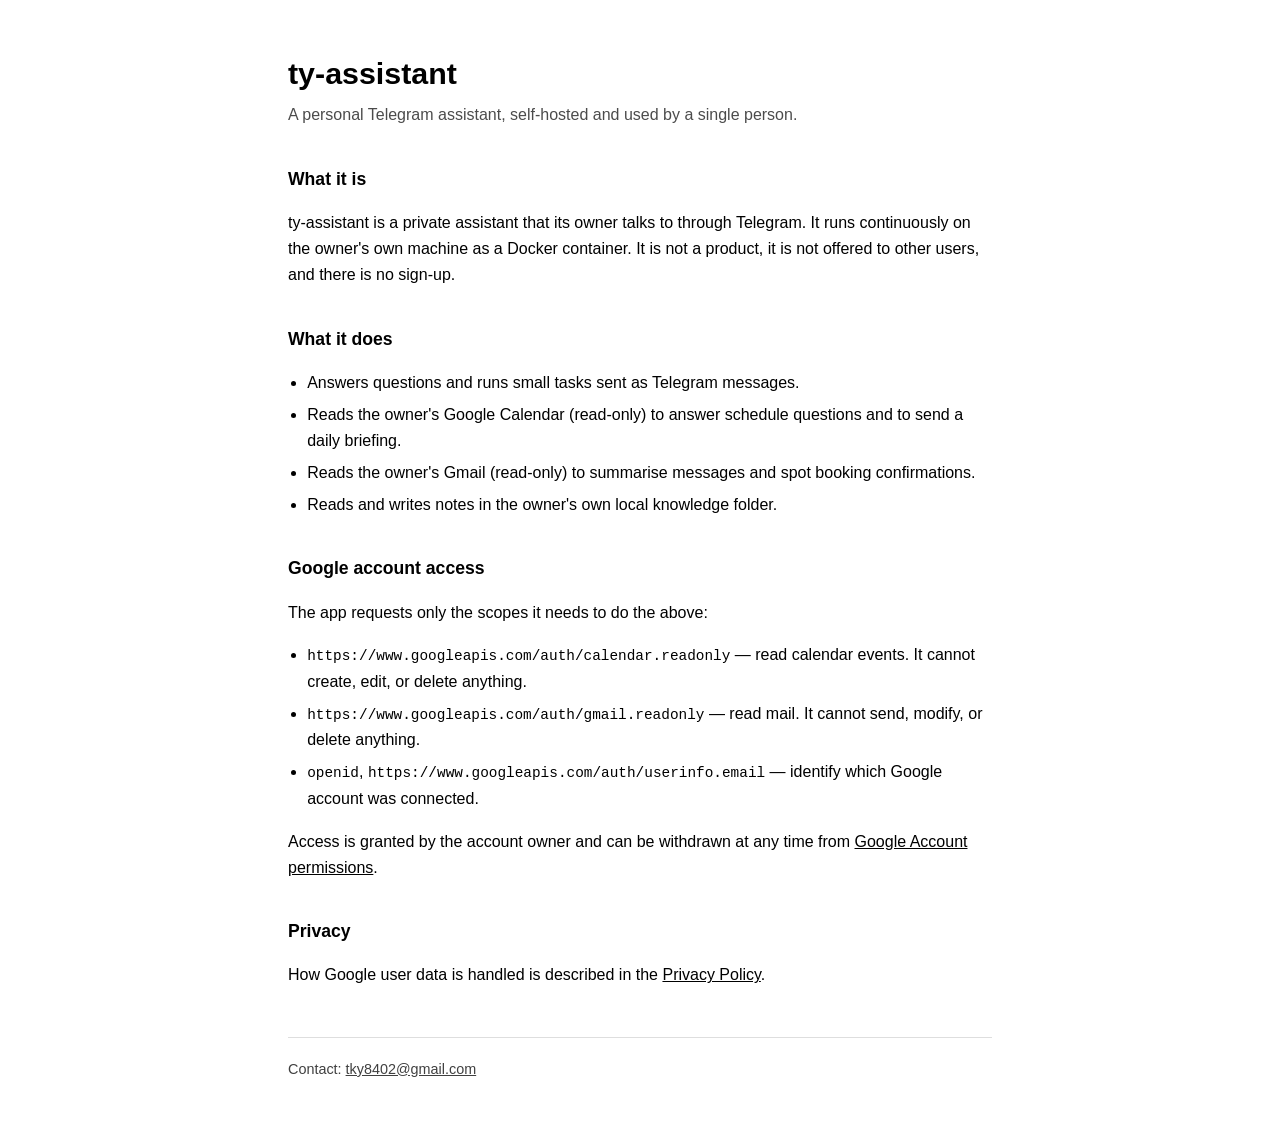
<file: index.html>
<!doctype html>
<html lang="en">
<head>
<meta charset="utf-8">
<meta name="viewport" content="width=device-width, initial-scale=1">
<title>ty-assistant</title>
<style>
  :root { color-scheme: light dark; }
  body {
    margin: 0 auto; padding: 3rem 1.25rem 4rem; max-width: 44rem;
    font: 16px/1.65 -apple-system, BlinkMacSystemFont, "Segoe UI", Roboto, sans-serif;
  }
  h1 { font-size: 1.9rem; margin: 0 0 .25rem; }
  h2 { font-size: 1.1rem; margin: 2.25rem 0 .6rem; }
  .sub { opacity: .7; margin: 0 0 2rem; }
  ul { padding-left: 1.2rem; }
  li { margin: .35rem 0; }
  code { font-family: ui-monospace, SFMono-Regular, Menlo, monospace; font-size: .9em; }
  footer { margin-top: 3rem; padding-top: 1.25rem; border-top: 1px solid rgba(128,128,128,.35); opacity: .75; font-size: .9rem; }
  a { color: inherit; }
</style>
</head>
<body>

<h1>ty-assistant</h1>
<p class="sub">A personal Telegram assistant, self-hosted and used by a single person.</p>

<h2>What it is</h2>
<p>
  ty-assistant is a private assistant that its owner talks to through Telegram. It runs
  continuously on the owner's own machine as a Docker container. It is not a product, it is
  not offered to other users, and there is no sign-up.
</p>

<h2>What it does</h2>
<ul>
  <li>Answers questions and runs small tasks sent as Telegram messages.</li>
  <li>Reads the owner's Google Calendar (read-only) to answer schedule questions and to send a daily briefing.</li>
  <li>Reads the owner's Gmail (read-only) to summarise messages and spot booking confirmations.</li>
  <li>Reads and writes notes in the owner's own local knowledge folder.</li>
</ul>

<h2>Google account access</h2>
<p>
  The app requests only the scopes it needs to do the above:
</p>
<ul>
  <li><code>https://www.googleapis.com/auth/calendar.readonly</code> — read calendar events. It cannot create, edit, or delete anything.</li>
  <li><code>https://www.googleapis.com/auth/gmail.readonly</code> — read mail. It cannot send, modify, or delete anything.</li>
  <li><code>openid</code>, <code>https://www.googleapis.com/auth/userinfo.email</code> — identify which Google account was connected.</li>
</ul>
<p>
  Access is granted by the account owner and can be withdrawn at any time from
  <a href="https://myaccount.google.com/permissions">Google Account permissions</a>.
</p>

<h2>Privacy</h2>
<p>
  How Google user data is handled is described in the <a href="./privacy.html">Privacy Policy</a>.
</p>

<footer>
  Contact: <a href="mailto:tky8402@gmail.com">tky8402@gmail.com</a>
</footer>

</body>
</html>
</file>
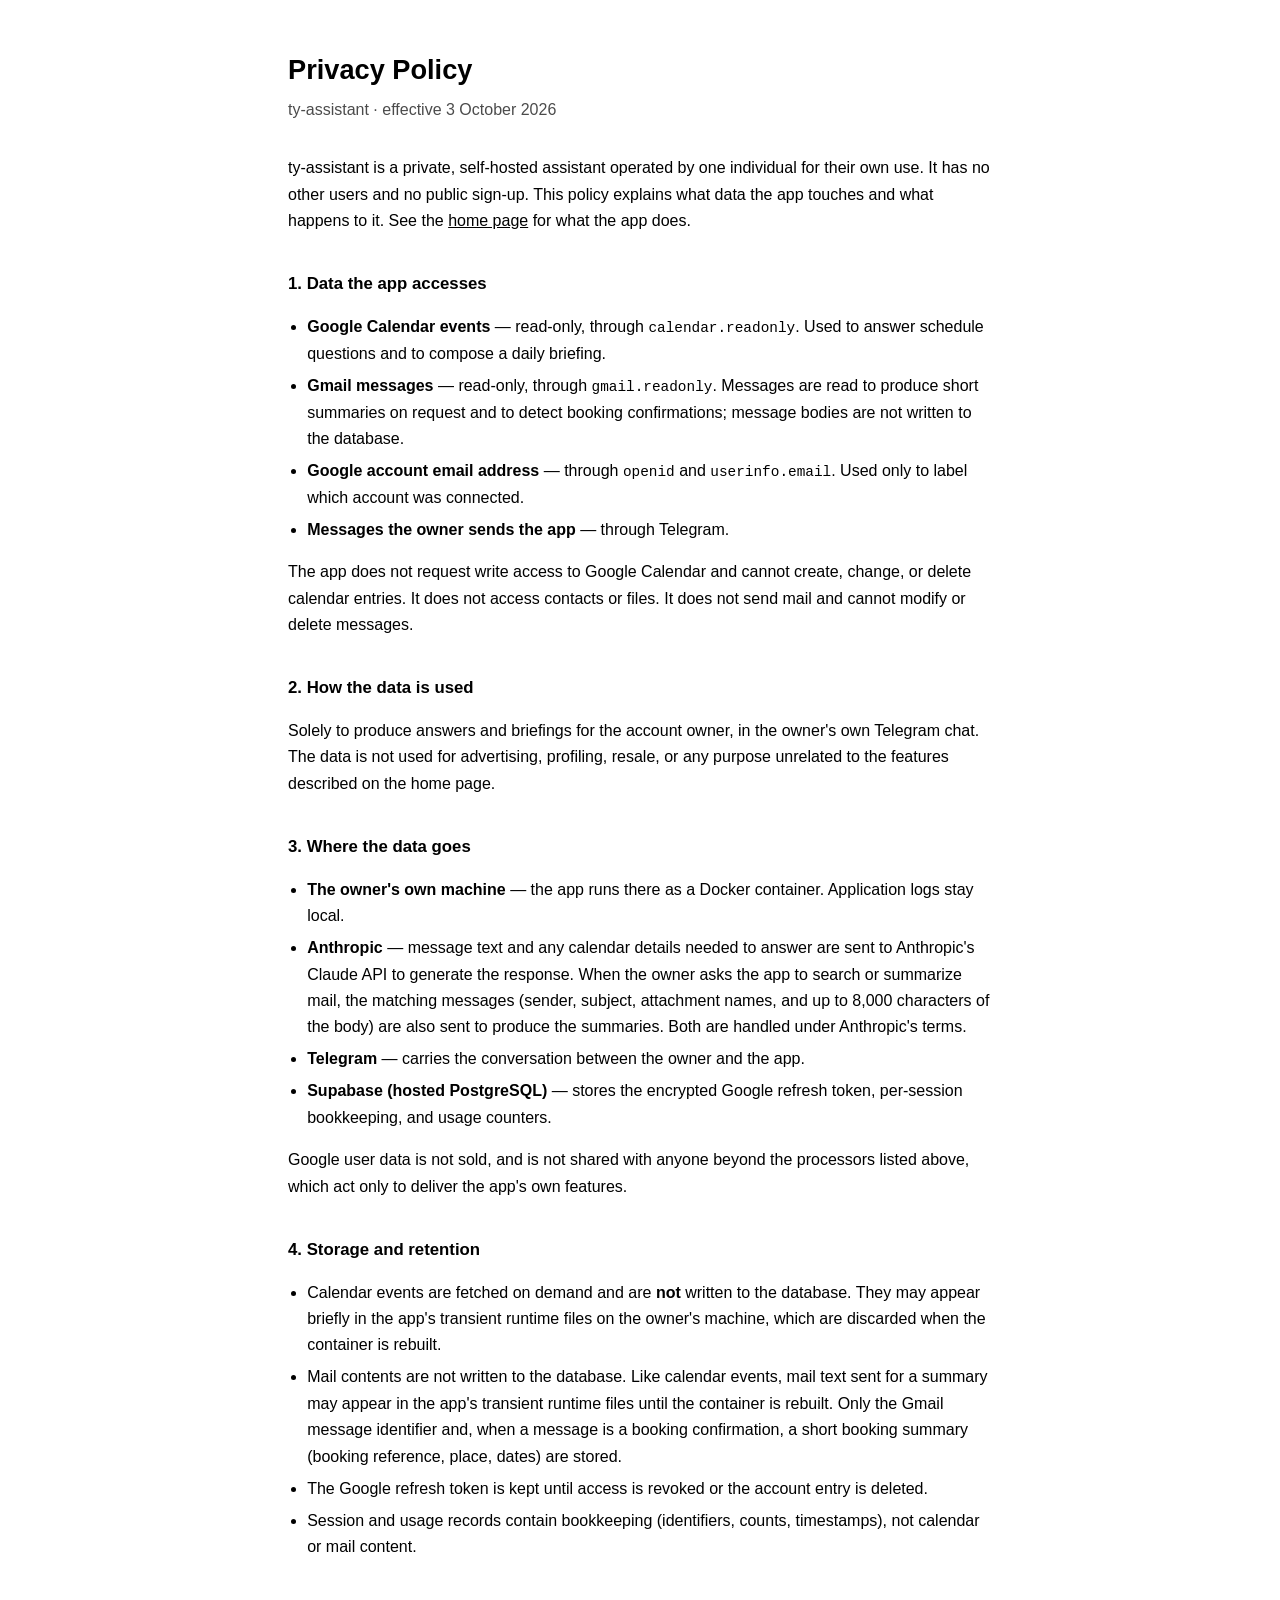
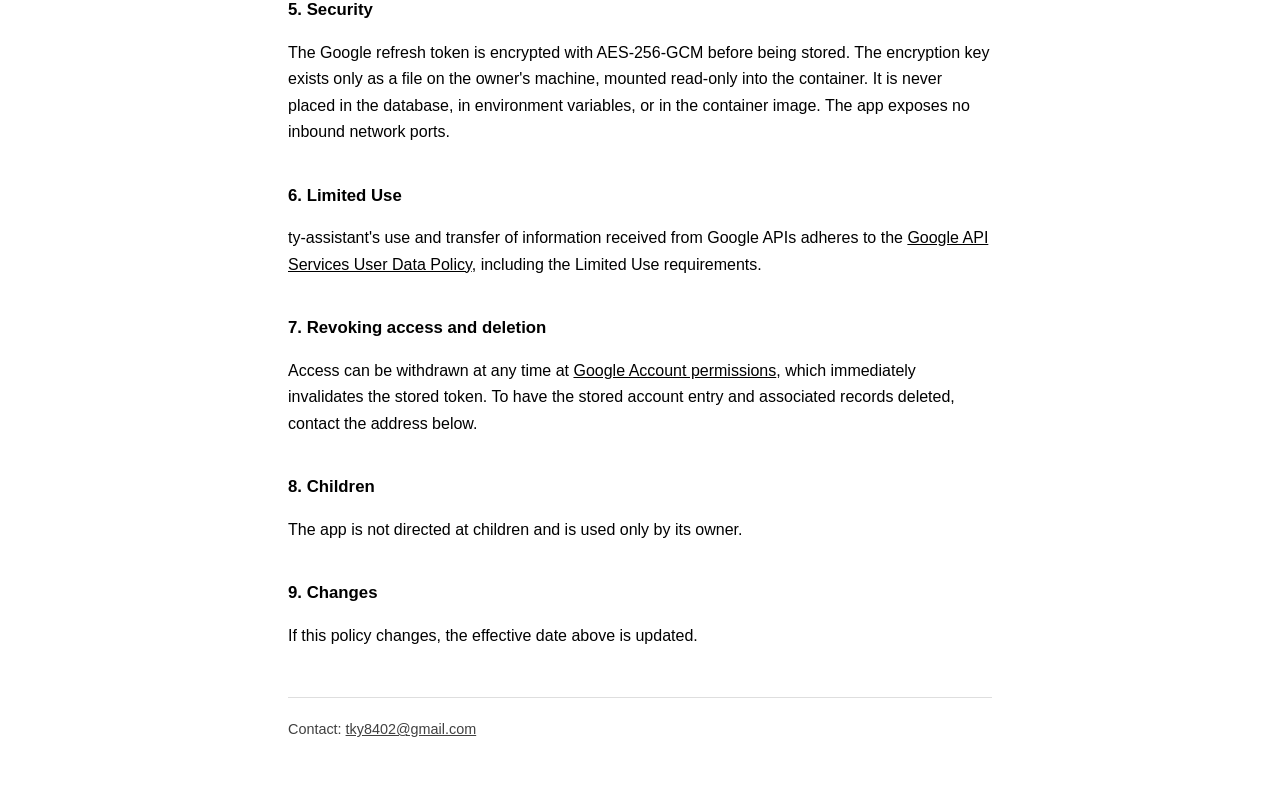
<file: privacy.html>
<!doctype html>
<html lang="en">
<head>
<meta charset="utf-8">
<meta name="viewport" content="width=device-width, initial-scale=1">
<title>ty-assistant — Privacy Policy</title>
<style>
  :root { color-scheme: light dark; }
  body {
    margin: 0 auto; padding: 3rem 1.25rem 4rem; max-width: 44rem;
    font: 16px/1.65 -apple-system, BlinkMacSystemFont, "Segoe UI", Roboto, sans-serif;
  }
  h1 { font-size: 1.7rem; margin: 0 0 .25rem; }
  h2 { font-size: 1.05rem; margin: 2.25rem 0 .6rem; }
  .sub { opacity: .7; margin: 0 0 2rem; }
  ul { padding-left: 1.2rem; }
  li { margin: .35rem 0; }
  code { font-family: ui-monospace, SFMono-Regular, Menlo, monospace; font-size: .9em; }
  footer { margin-top: 3rem; padding-top: 1.25rem; border-top: 1px solid rgba(128,128,128,.35); opacity: .75; font-size: .9rem; }
  a { color: inherit; }
</style>
</head>
<body>

<h1>Privacy Policy</h1>
<p class="sub">ty-assistant &middot; effective 3 October 2026</p>

<p>
  ty-assistant is a private, self-hosted assistant operated by one individual for their own use.
  It has no other users and no public sign-up. This policy explains what data the app touches and
  what happens to it. See the <a href="./index.html">home page</a> for what the app does.
</p>

<h2>1. Data the app accesses</h2>
<ul>
  <li><strong>Google Calendar events</strong> — read-only, through <code>calendar.readonly</code>. Used to answer schedule questions and to compose a daily briefing.</li>
  <li><strong>Gmail messages</strong> — read-only, through <code>gmail.readonly</code>. Messages are read to produce short summaries on request and to detect booking confirmations; message bodies are not written to the database.</li>
  <li><strong>Google account email address</strong> — through <code>openid</code> and <code>userinfo.email</code>. Used only to label which account was connected.</li>
  <li><strong>Messages the owner sends the app</strong> — through Telegram.</li>
</ul>
<p>
  The app does not request write access to Google Calendar and cannot create, change, or delete
  calendar entries. It does not access contacts or files. It does not send mail and cannot modify
  or delete messages.
</p>

<h2>2. How the data is used</h2>
<p>
  Solely to produce answers and briefings for the account owner, in the owner's own Telegram chat.
  The data is not used for advertising, profiling, resale, or any purpose unrelated to the features
  described on the home page.
</p>

<h2>3. Where the data goes</h2>
<ul>
  <li><strong>The owner's own machine</strong> — the app runs there as a Docker container. Application logs stay local.</li>
  <li><strong>Anthropic</strong> — message text and any calendar details needed to answer are sent to Anthropic's Claude API to generate the response. When the owner asks the app to search or summarize mail, the matching messages (sender, subject, attachment names, and up to 8,000 characters of the body) are also sent to produce the summaries. Both are handled under Anthropic's terms.</li>
  <li><strong>Telegram</strong> — carries the conversation between the owner and the app.</li>
  <li><strong>Supabase (hosted PostgreSQL)</strong> — stores the encrypted Google refresh token, per-session bookkeeping, and usage counters.</li>
</ul>
<p>
  Google user data is not sold, and is not shared with anyone beyond the processors listed above,
  which act only to deliver the app's own features.
</p>

<h2>4. Storage and retention</h2>
<ul>
  <li>Calendar events are fetched on demand and are <strong>not</strong> written to the database. They may appear briefly in the app's transient runtime files on the owner's machine, which are discarded when the container is rebuilt.</li>
  <li>Mail contents are not written to the database. Like calendar events, mail text sent for a summary may appear in the app's transient runtime files until the container is rebuilt. Only the Gmail message identifier and, when a message is a booking confirmation, a short booking summary (booking reference, place, dates) are stored.</li>
  <li>The Google refresh token is kept until access is revoked or the account entry is deleted.</li>
  <li>Session and usage records contain bookkeeping (identifiers, counts, timestamps), not calendar or mail content.</li>
</ul>

<h2>5. Security</h2>
<p>
  The Google refresh token is encrypted with AES-256-GCM before being stored. The encryption key
  exists only as a file on the owner's machine, mounted read-only into the container. It is never
  placed in the database, in environment variables, or in the container image. The app exposes no
  inbound network ports.
</p>

<h2>6. Limited Use</h2>
<p>
  ty-assistant's use and transfer of information received from Google APIs adheres to the
  <a href="https://developers.google.com/terms/api-services-user-data-policy">Google API Services
  User Data Policy</a>, including the Limited Use requirements.
</p>

<h2>7. Revoking access and deletion</h2>
<p>
  Access can be withdrawn at any time at
  <a href="https://myaccount.google.com/permissions">Google Account permissions</a>, which
  immediately invalidates the stored token. To have the stored account entry and associated records
  deleted, contact the address below.
</p>

<h2>8. Children</h2>
<p>The app is not directed at children and is used only by its owner.</p>

<h2>9. Changes</h2>
<p>If this policy changes, the effective date above is updated.</p>

<footer>
  Contact: <a href="mailto:tky8402@gmail.com">tky8402@gmail.com</a>
</footer>

</body>
</html>
</file>
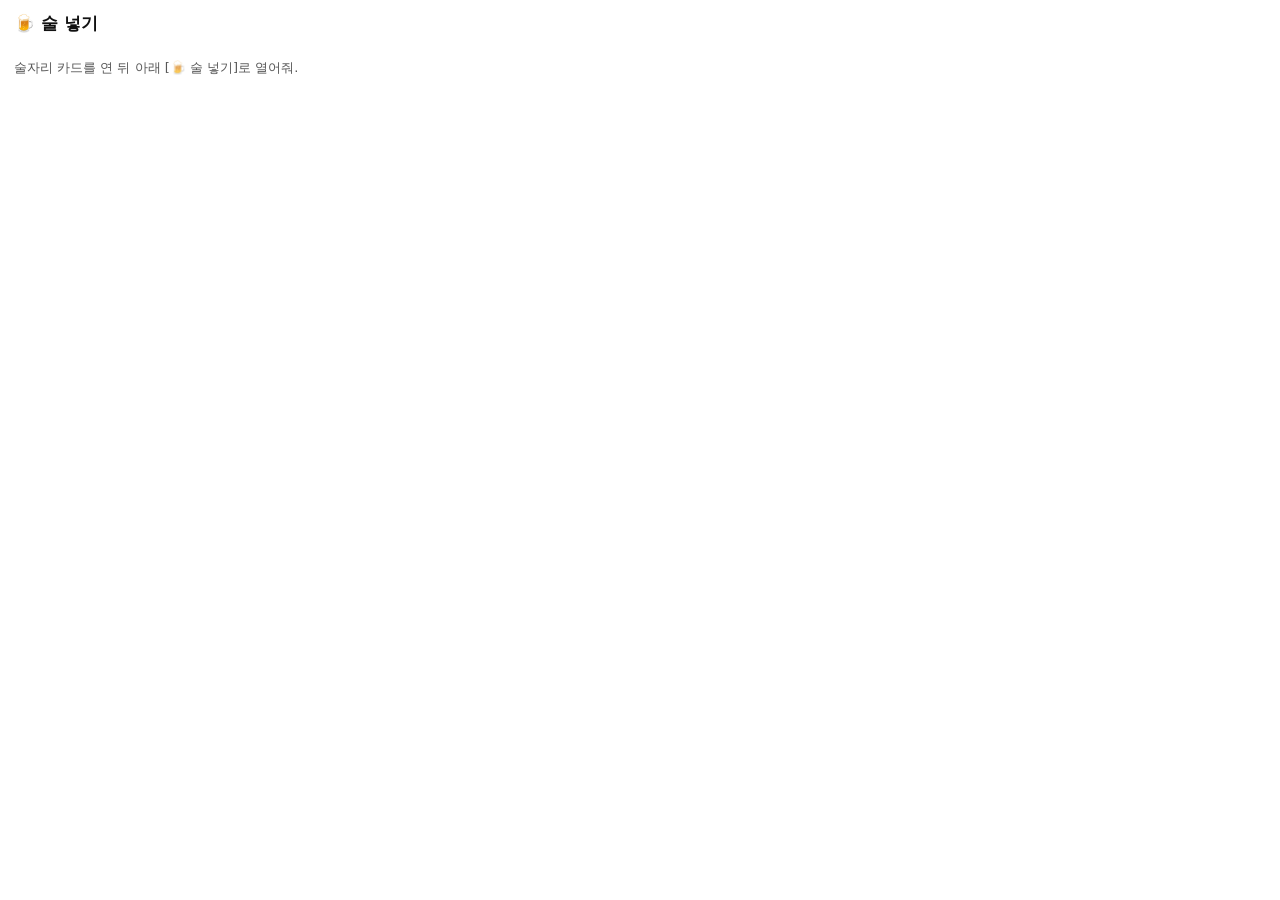
<file: app/drink.html>
<!doctype html>
<html lang="ko">
<head>
<meta charset="utf-8">
<meta name="viewport" content="width=device-width, initial-scale=1, maximum-scale=1">
<!-- 통신 금지 규칙: 이 페이지는 어디로도 요청을 보내지 못한다(fetch·XHR·WebSocket·이미지·폼 전부 막힘). 스크립트는 이 사이트 파일과 텔레그램 공식 스크립트만. -->
<meta http-equiv="Content-Security-Policy" content="default-src 'none'; script-src 'self' https://telegram.org; style-src 'self'; img-src 'none'; font-src 'none'; connect-src 'none'; media-src 'none'; object-src 'none'; frame-src 'none'; worker-src 'none'; manifest-src 'none'; base-uri 'none'; form-action 'none'">
<title>술 넣기</title>
<!-- 개인 데이터 없음. 술 목록은 주소 # 뒤로만 받고(서버로 안 감), 고른 술은 텔레그램 봇으로만 보낸다. 텔레그램 사용자 정보(initData)는 읽지 않는다. -->
<link rel="stylesheet" href="drink.css?v=1">
<script src="https://telegram.org/js/telegram-web-app.js"></script>
</head>
<body>
<div id="head">🍺 술 넣기</div>
<div id="grid"></div>
<div id="rows"></div>
<button id="other" class="ghost">+ 다른 술</button>
<div id="picker" hidden>
  <div class="label">어떤 술?</div>
  <div id="types" class="chips"></div>
  <div id="unitBox" hidden>
    <div class="label" id="unitLabel">얼마나?</div>
    <div id="units" class="chips"></div>
  </div>
  <button id="pickCancel" class="ghost">취소</button>
</div>
<div id="info"></div>
<script src="drink.js?v=2"></script>
</body>
</html>
</file>
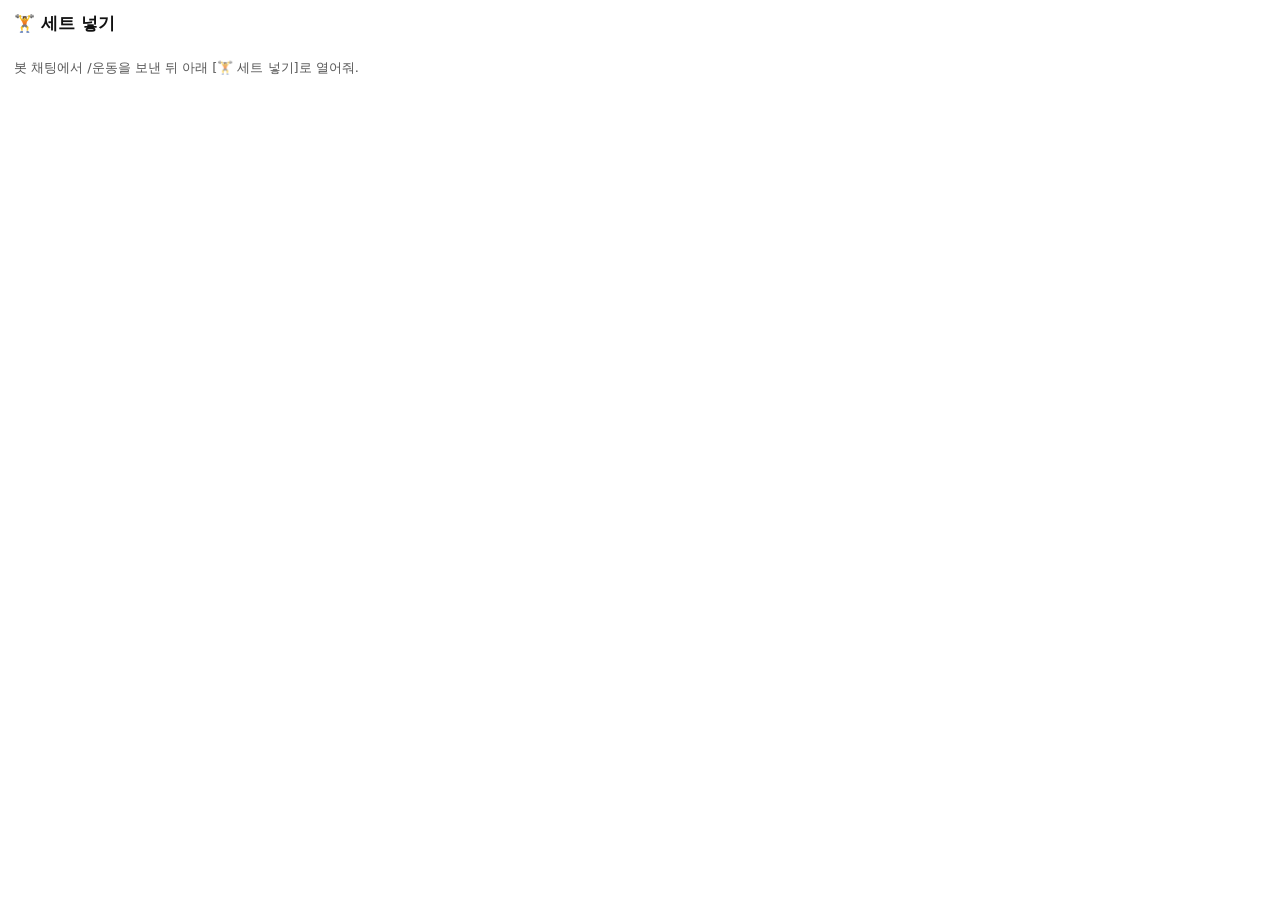
<file: app/sets.html>
<!doctype html>
<html lang="ko">
<head>
<meta charset="utf-8">
<meta name="viewport" content="width=device-width, initial-scale=1, maximum-scale=1">
<!-- 통신 금지 규칙: 이 페이지는 어디로도 요청을 보내지 못한다(fetch·XHR·WebSocket·이미지·폼 전부 막힘). 스크립트는 이 사이트 파일과 텔레그램 공식 스크립트만. -->
<meta http-equiv="Content-Security-Policy" content="default-src 'none'; script-src 'self' https://telegram.org; style-src 'self'; img-src 'none'; font-src 'none'; connect-src 'none'; media-src 'none'; object-src 'none'; frame-src 'none'; worker-src 'none'; manifest-src 'none'; base-uri 'none'; form-action 'none'">
<title>세트 넣기</title>
<!-- 종목과 첫 값은 주소 # 뒤에서만 읽는다(서버로 안 감, 사람 이름·신체 수치 없음). 넣은 세트는 텔레그램 봇으로만 보낸다. initData는 읽지 않는다. -->
<link rel="stylesheet" href="sets.css?v=1">
<script src="https://telegram.org/js/telegram-web-app.js"></script>
</head>
<body>
<div id="head">🏋️ 세트 넣기</div>
<div id="tabs" class="chips"></div>
<div id="editor">
  <div class="stepper" id="wBox">
    <button id="wMinus">−</button><span id="wVal" class="val"></span><button id="wPlus">+</button>
  </div>
  <div class="stepper">
    <button id="rMinus">−</button><span id="rVal" class="val"></span><button id="rPlus">+</button>
  </div>
  <button id="addSet" class="primary">＋ 세트 추가</button>
</div>
<div id="rirBox" hidden>
  <div id="rirName" class="tname"></div>
  <div class="rirBtns"><button id="rir0">0</button><button id="rir1">1~2</button><button id="rir3">3+</button><button id="rirSkip">건너뛰기</button></div>
</div>
<div id="timer" hidden>
  <div id="timerName" class="tname"></div>
  <div id="timerVal"></div>
  <div class="timerBtns"><button id="tMinus">−15초</button><button id="tStop">끝</button><button id="tPlus">+15초</button></div>
</div>
<div id="sets"></div>
<div id="info"></div>
<script src="sets-math.js?v=1"></script>
<script src="sets.js?v=1"></script>
</body>
</html>
</file>
<file: app/drink.css>
:root { color-scheme: light dark; }
body { font-family: system-ui, sans-serif; margin: 12px 14px 90px; background: var(--tg-theme-bg-color, #fff); color: var(--tg-theme-text-color, #111);
       -webkit-user-select: none; user-select: none; -webkit-tap-highlight-color: transparent; touch-action: manipulation; }
#head { font-size: 17px; font-weight: 600; margin-bottom: 10px; }
#grid { display: grid; grid-template-columns: repeat(3, 1fr); gap: 8px; margin-bottom: 14px; }
#grid button { min-height: 64px; font-size: 15px; line-height: 1.25; border: 0; border-radius: 12px;
               background: var(--tg-theme-button-color, #2a7ae2); color: var(--tg-theme-button-text-color, #fff); }
#grid button:active { transform: scale(.96); }
.row { display: flex; align-items: center; gap: 8px; padding: 8px 0; border-bottom: 1px solid var(--tg-theme-secondary-bg-color, #ddd); }
.row .name { flex: 1; font-size: 16px; }
.row .count { min-width: 84px; text-align: right; font-size: 18px; font-variant-numeric: tabular-nums; }
.row button { width: 44px; height: 40px; font-size: 22px; border: 0; border-radius: 10px;
              background: var(--tg-theme-secondary-bg-color, #eee); color: var(--tg-theme-text-color, #111); }
.row button:disabled { opacity: .3; }
button.ghost { width: 100%; margin-top: 12px; padding: 12px; font-size: 16px; border: 1px dashed var(--tg-theme-hint-color, #999); border-radius: 10px;
               background: transparent; color: var(--tg-theme-link-color, #2a7ae2); }
#picker { margin-top: 12px; padding: 10px; border-radius: 12px; background: var(--tg-theme-secondary-bg-color, #f2f2f2); }
.label { font-size: 14px; opacity: .75; margin: 4px 0 6px; }
.chips { display: flex; flex-wrap: wrap; gap: 6px; }
.chips button { padding: 10px 12px; font-size: 15px; border: 0; border-radius: 10px;
                background: var(--tg-theme-bg-color, #fff); color: var(--tg-theme-text-color, #111); }
.chips button.on { background: var(--tg-theme-button-color, #2a7ae2); color: var(--tg-theme-button-text-color, #fff); }
#info { margin-top: 14px; font-size: 13px; opacity: .7; white-space: pre-wrap; }
[hidden] { display: none !important; }
</file>
<file: app/sets.css>
:root { color-scheme: light dark; }
body { font-family: system-ui, sans-serif; margin: 12px 14px 90px; background: var(--tg-theme-bg-color, #fff); color: var(--tg-theme-text-color, #111);
       -webkit-user-select: none; user-select: none; -webkit-tap-highlight-color: transparent; touch-action: manipulation; }
#head { font-size: 17px; font-weight: 600; margin-bottom: 10px; }
.chips { display: flex; flex-wrap: wrap; gap: 6px; margin-bottom: 12px; }
.chips button { padding: 10px 12px; font-size: 15px; border: 0; border-radius: 10px;
                background: var(--tg-theme-secondary-bg-color, #eee); color: var(--tg-theme-text-color, #111); }
.chips button.on { background: var(--tg-theme-button-color, #2a7ae2); color: var(--tg-theme-button-text-color, #fff); }
.chips button .n { font-size: 12px; opacity: .8; }
.stepper { display: flex; align-items: center; gap: 10px; margin: 8px 0; }
.stepper button { width: 64px; height: 56px; font-size: 26px; border: 0; border-radius: 12px;
                  background: var(--tg-theme-secondary-bg-color, #eee); color: var(--tg-theme-text-color, #111); }
.stepper button:active, .primary:active { transform: scale(.96); }
.stepper .val { flex: 1; text-align: center; font-size: 26px; font-weight: 600; font-variant-numeric: tabular-nums; }
.primary { width: 100%; margin-top: 6px; padding: 14px; font-size: 17px; border: 0; border-radius: 12px;
           background: var(--tg-theme-button-color, #2a7ae2); color: var(--tg-theme-button-text-color, #fff); }
#timer { margin-top: 14px; padding: 12px; border-radius: 12px; text-align: center; background: var(--tg-theme-secondary-bg-color, #f2f2f2); }
#timer.done { outline: 2px solid var(--tg-theme-button-color, #2a7ae2); }
#timerName { font-size: 13px; opacity: .7; }
#timerVal { font-size: 40px; font-weight: 700; font-variant-numeric: tabular-nums; }
.timerBtns { display: flex; gap: 8px; margin-top: 8px; }
.timerBtns button { flex: 1; padding: 10px; font-size: 15px; border: 0; border-radius: 10px;
                    background: var(--tg-theme-bg-color, #fff); color: var(--tg-theme-text-color, #111); }
.row { display: flex; align-items: center; gap: 8px; padding: 8px 0; border-bottom: 1px solid var(--tg-theme-secondary-bg-color, #ddd); }
.row .name { flex: 1; font-size: 15px; }
.row button { width: 40px; height: 36px; font-size: 16px; border: 0; border-radius: 10px;
              background: var(--tg-theme-secondary-bg-color, #eee); color: var(--tg-theme-text-color, #111); }
#info { margin-top: 14px; font-size: 13px; opacity: .7; white-space: pre-wrap; }
[hidden] { display: none !important; }
#rirBox { margin-top: 14px; padding: 12px; border-radius: 12px; text-align: center; background: var(--tg-theme-secondary-bg-color, #f2f2f2); }
.tname { font-size: 13px; opacity: .7; margin-bottom: 8px; }
.rirBtns { display: flex; gap: 8px; }
.rirBtns button { flex: 1; padding: 12px 6px; font-size: 16px; border: 0; border-radius: 10px;
                  background: var(--tg-theme-bg-color, #fff); color: var(--tg-theme-text-color, #111); }
</file>
